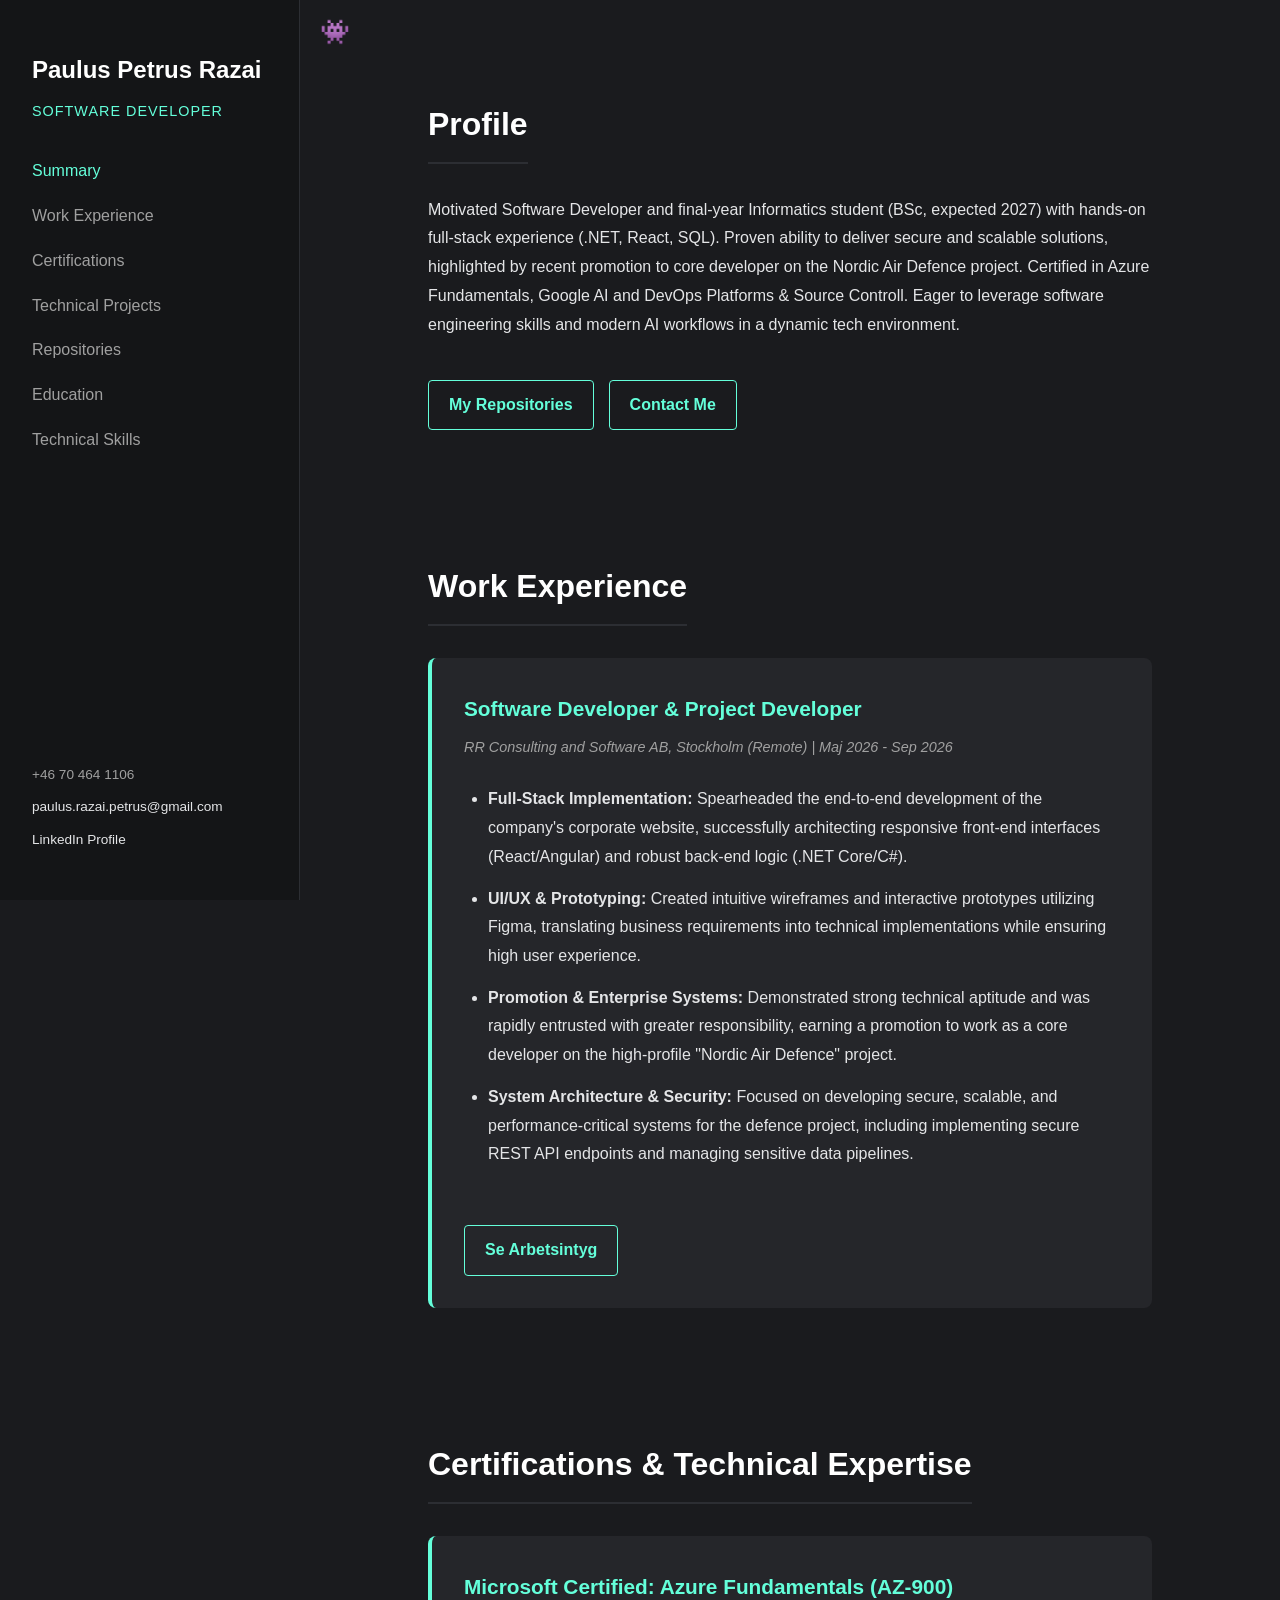
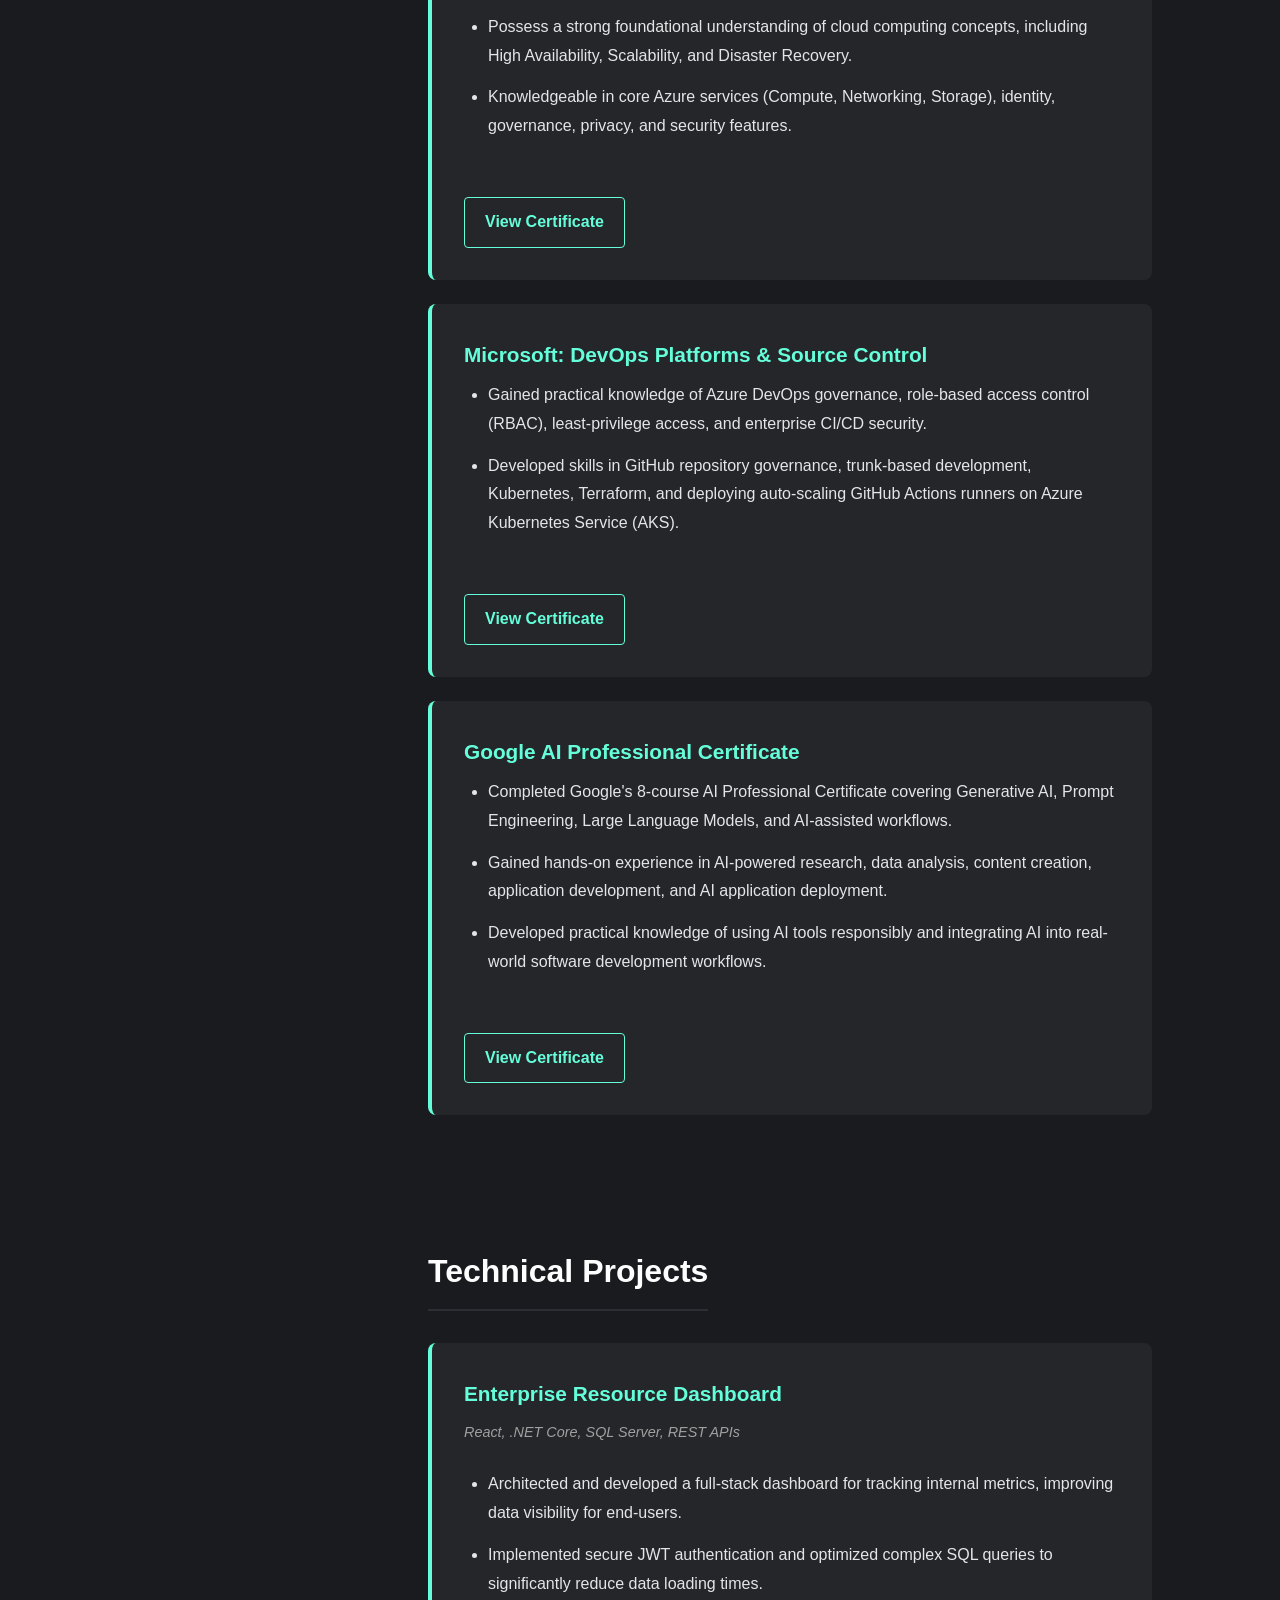
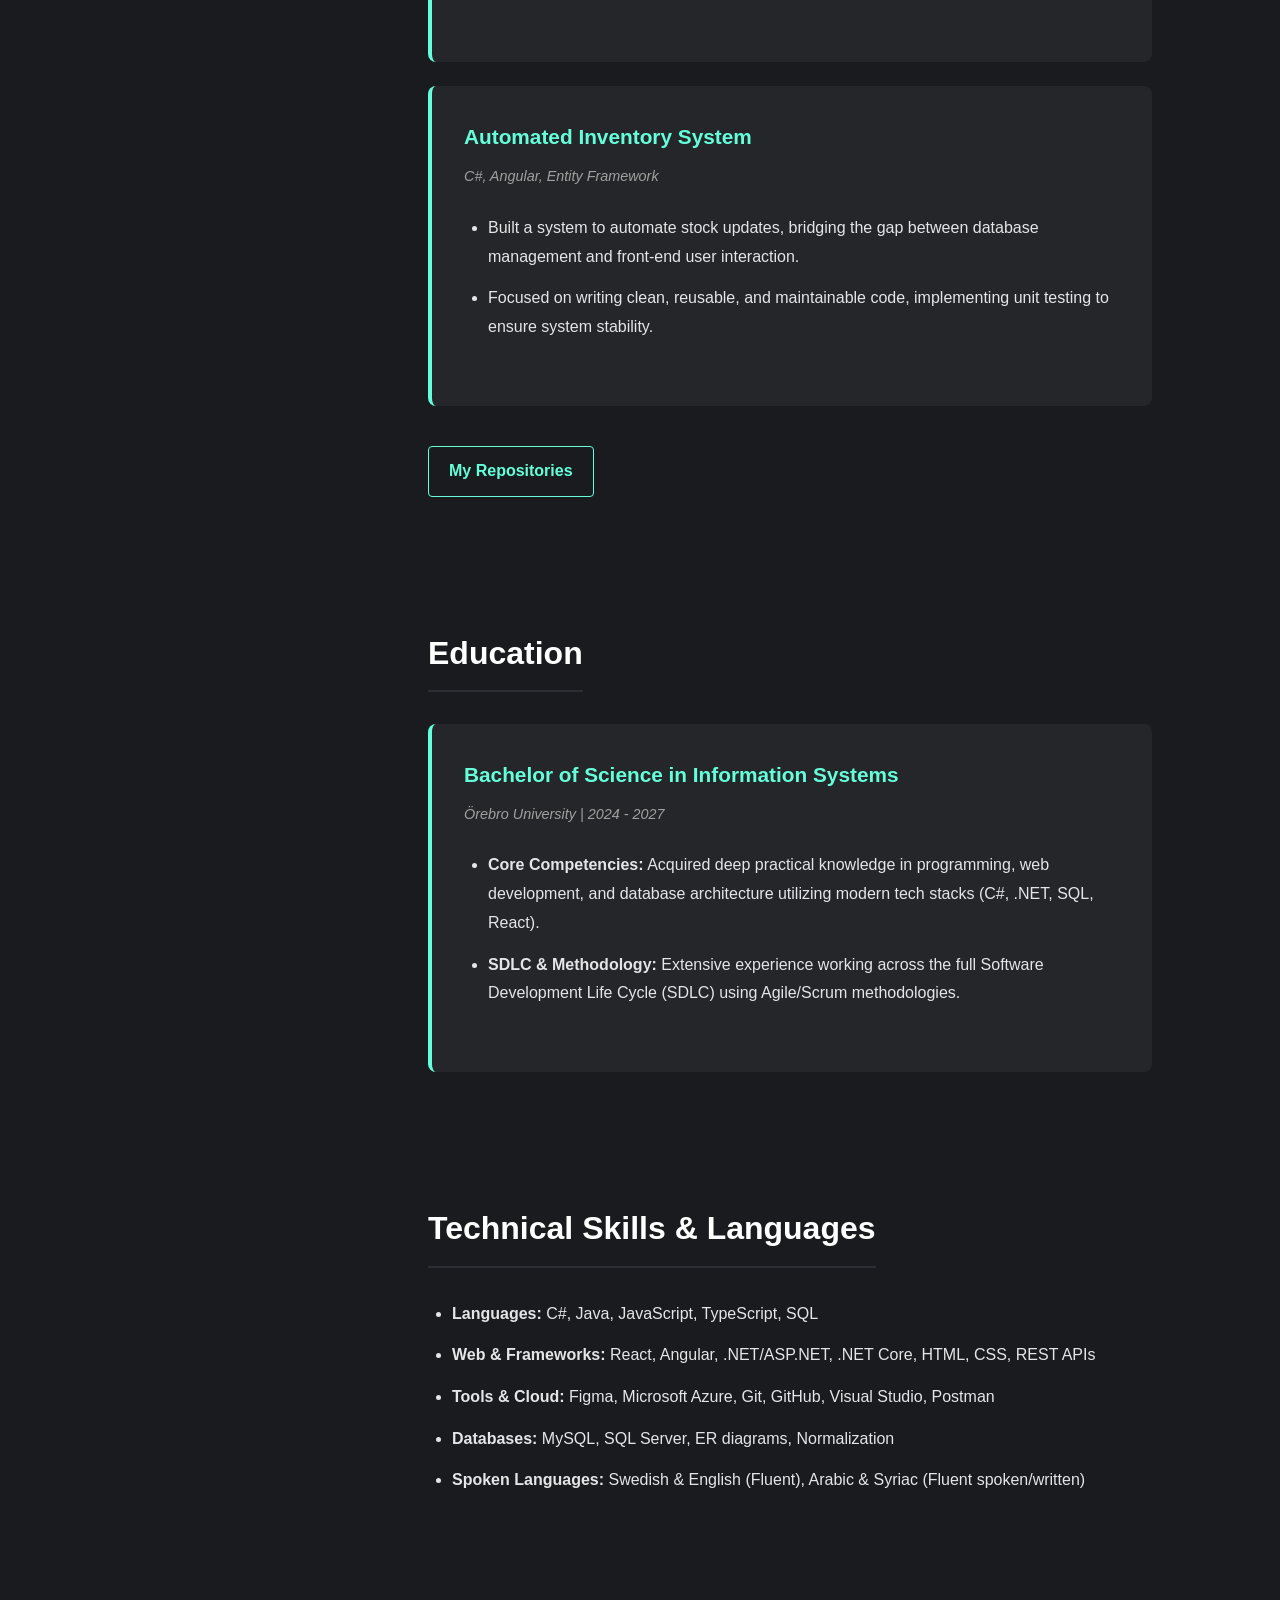
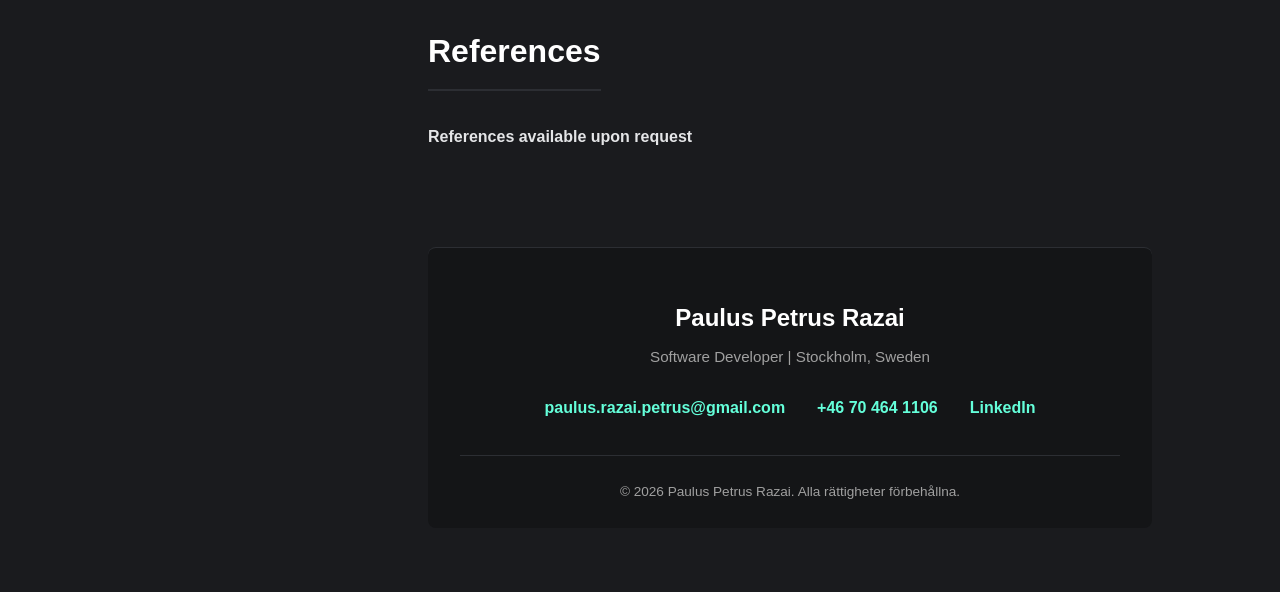
<file: index.html>
<!doctype html>
<html lang="en">
  <head>
    <meta charset="UTF-8" />
    <meta name="viewport" content="width=device-width, initial-scale=1.0" />
    <title>Paulus Razai | Software Developer</title>
    <meta
      http-equiv="Content-Security-Policy"
      content="default-src 'self'; style-src 'self' 'unsafe-inline'; img-src 'self' data: https:; media-src 'self'; script-src 'self' 'unsafe-inline';"
    />
    <link rel="stylesheet" href="style.css" />
  </head>
  <body>
    <!-- Den springande gubben -->
    <div id="scroll-runner" class="runner">👾</div>

    <!-- Sidmeny -->
    <nav>
      <h1>Paulus Petrus Razai</h1>
      <p class="title">Software Developer</p>

      <ul>
        <li><a href="#summary">Summary</a></li>
        <li><a href="#experience">Work Experience</a></li>
        <li><a href="#certifications">Certifications</a></li>
        <li><a href="#projects">Technical Projects</a></li>
        <li><a href="projects.html">Repositories</a></li>
        <li><a href="#education">Education</a></li>
        <li><a href="#skills">Technical Skills</a></li>
      </ul>

      <div class="contact-info">
        <p>+46 70 464 1106</p>
        <a href="mailto:paulus.razai.petrus@gmail.com"
          >paulus.razai.petrus@gmail.com</a
        >
        <a href="https://www.linkedin.com/in/paulusrazai" target="_blank"
          >LinkedIn Profile</a
        >
      </div>
    </nav>

    <!-- CV Innehåll -->
    <main>
      <section id="summary">
        <h2>Profile</h2>
        <p>
          Motivated Software Developer and final-year Informatics student (BSc,
          expected 2027) with hands-on full-stack experience (.NET, React, SQL).
          Proven ability to deliver secure and scalable solutions, highlighted
          by recent promotion to core developer on the Nordic Air Defence
          project. Certified in Azure Fundamentals, Google AI and DevOps
          Platforms & Source Controll. Eager to leverage software engineering
          skills and modern AI workflows in a dynamic tech environment.
        </p>

        <div
          style="display: flex; gap: 15px; margin-top: 1rem; flex-wrap: wrap"
        >
          <a href="projects.html" class="btn">My Repositories</a>
          <a href="#contact-footer" class="btn">Contact Me</a>
        </div>
      </section>

      <section id="experience">
        <h2>Work Experience</h2>

        <div class="job">
          <h3>Software Developer & Project Developer</h3>
          <p class="job-meta">
            RR Consulting and Software AB, Stockholm (Remote) | Maj 2026 - Sep
            2026
          </p>
          <ul class="resume-list">
            <li>
              <strong>Full-Stack Implementation:</strong> Spearheaded the
              end-to-end development of the company's corporate website,
              successfully architecting responsive front-end interfaces
              (React/Angular) and robust back-end logic (.NET Core/C#).
            </li>
            <li>
              <strong>UI/UX & Prototyping:</strong> Created intuitive wireframes
              and interactive prototypes utilizing Figma, translating business
              requirements into technical implementations while ensuring high
              user experience.
            </li>
            <li>
              <strong>Promotion & Enterprise Systems:</strong> Demonstrated
              strong technical aptitude and was rapidly entrusted with greater
              responsibility, earning a promotion to work as a core developer on
              the high-profile "Nordic Air Defence" project.
            </li>
            <li>
              <strong>System Architecture & Security:</strong> Focused on
              developing secure, scalable, and performance-critical systems for
              the defence project, including implementing secure REST API
              endpoints and managing sensitive data pipelines.
            </li>
          </ul>
          <a href="assets/Arbetsintyg - Paulus.pdf" class="btn" target="_blank"
            >Se Arbetsintyg</a
          >
        </div>
      </section>

      <section id="certifications">
        <h2>Certifications & Technical Expertise</h2>

        <div class="cert-card">
          <h3>Microsoft Certified: Azure Fundamentals (AZ-900)</h3>

          <ul class="resume-list">
            <li>
              Possess a strong foundational understanding of cloud computing
              concepts, including High Availability, Scalability, and Disaster
              Recovery.
            </li>

            <li>
              Knowledgeable in core Azure services (Compute, Networking,
              Storage), identity, governance, privacy, and security features.
            </li>
          </ul>

          <a
            href="https://learn.microsoft.com/api/credentials/share/sv-se/PaulusRazai-4351/CFF54F67EDD32709?sharingId=A875569733AAE2DD"
            class="btn"
            target="_blank"
            rel="noopener noreferrer"
          >
            View Certificate
          </a>
        </div>

        <div class="cert-card">
          <h3>Microsoft: DevOps Platforms & Source Control</h3>

          <ul class="resume-list">
            <li>
              Gained practical knowledge of Azure DevOps governance, role-based
              access control (RBAC), least-privilege access, and enterprise
              CI/CD security.
            </li>

            <li>
              Developed skills in GitHub repository governance, trunk-based
              development, Kubernetes, Terraform, and deploying auto-scaling
              GitHub Actions runners on Azure Kubernetes Service (AKS).
            </li>
          </ul>

          <a
            href="https://www.coursera.org/account/accomplishments/verify/EJKFS4X0MLLY"
            class="btn"
            target="_blank"
            rel="noopener noreferrer"
          >
            View Certificate
          </a>
        </div>

        <div class="cert-card">
          <h3>Google AI Professional Certificate</h3>

          <ul class="resume-list">
            <li>
              Completed Google's 8-course AI Professional Certificate covering
              Generative AI, Prompt Engineering, Large Language Models, and
              AI-assisted workflows.
            </li>

            <li>
              Gained hands-on experience in AI-powered research, data analysis,
              content creation, application development, and AI application
              deployment.
            </li>

            <li>
              Developed practical knowledge of using AI tools responsibly and
              integrating AI into real-world software development workflows.
            </li>
          </ul>

          <a
            href="https://coursera.org/share/6c5fda685985449361cc819a6520fa37"
            class="btn"
            target="_blank"
            rel="noopener noreferrer"
          >
            View Certificate
          </a>
        </div>
      </section>

      <section id="projects">
        <h2>Technical Projects</h2>

        <div class="job">
          <h3>Enterprise Resource Dashboard</h3>
          <p class="job-meta">React, .NET Core, SQL Server, REST APIs</p>
          <ul class="resume-list">
            <li>
              Architected and developed a full-stack dashboard for tracking
              internal metrics, improving data visibility for end-users.
            </li>
            <li>
              Implemented secure JWT authentication and optimized complex SQL
              queries to significantly reduce data loading times.
            </li>
          </ul>
        </div>

        <div class="job">
          <h3>Automated Inventory System</h3>
          <p class="job-meta">C#, Angular, Entity Framework</p>
          <ul class="resume-list">
            <li>
              Built a system to automate stock updates, bridging the gap between
              database management and front-end user interaction.
            </li>
            <li>
              Focused on writing clean, reusable, and maintainable code,
              implementing unit testing to ensure system stability.
            </li>
          </ul>
        </div>
        <a href="projects.html" class="btn" style="margin-top: 1rem"
          >My Repositories</a
        >
      </section>

      <section id="education">
        <h2>Education</h2>

        <div class="job">
          <h3>Bachelor of Science in Information Systems</h3>
          <p class="job-meta">Örebro University | 2024 - 2027</p>
          <ul class="resume-list">
            <li>
              <strong>Core Competencies:</strong> Acquired deep practical
              knowledge in programming, web development, and database
              architecture utilizing modern tech stacks (C#, .NET, SQL, React).
            </li>
            <li>
              <strong>SDLC & Methodology:</strong> Extensive experience working
              across the full Software Development Life Cycle (SDLC) using
              Agile/Scrum methodologies.
            </li>
          </ul>
        </div>
      </section>

      <section id="skills">
        <h2>Technical Skills & Languages</h2>
        <ul class="resume-list">
          <li>
            <strong>Languages:</strong> C#, Java, JavaScript, TypeScript, SQL
          </li>
          <li>
            <strong>Web & Frameworks:</strong> React, Angular, .NET/ASP.NET,
            .NET Core, HTML, CSS, REST APIs
          </li>
          <li>
            <strong>Tools & Cloud:</strong> Figma, Microsoft Azure, Git, GitHub,
            Visual Studio, Postman
          </li>
          <li>
            <strong>Databases:</strong> MySQL, SQL Server, ER diagrams,
            Normalization
          </li>
          <li>
            <strong>Spoken Languages:</strong> Swedish & English (Fluent),
            Arabic & Syriac (Fluent spoken/written)
          </li>
        </ul>
      </section>

      <section id="references">
        <h2>References</h2>
        <p>
          <strong>References available upon request</strong>
        </p>
      </section>

      <!-- Längst ner i main-taggen -->
      <footer id="contact-footer">
        <div class="footer-content">
          <h3>Paulus Petrus Razai</h3>
          <p>Software Developer | Stockholm, Sweden</p>
          <div class="footer-links">
            <a href="mailto:paulus.razai.petrus@gmail.com"
              >paulus.razai.petrus@gmail.com</a
            >
            <a href="tel:+46704641106">+46 70 464 1106</a>
            <a href="https://www.linkedin.com/in/paulusrazai" target="_blank"
              >LinkedIn</a
            >
          </div>
        </div>
        <div class="footer-bottom">
          <p>&copy; 2026 Paulus Petrus Razai. Alla rättigheter förbehållna.</p>
        </div>
      </footer>
    </main>
    <script src="script.js"></script>
  </body>
</html>
</file>
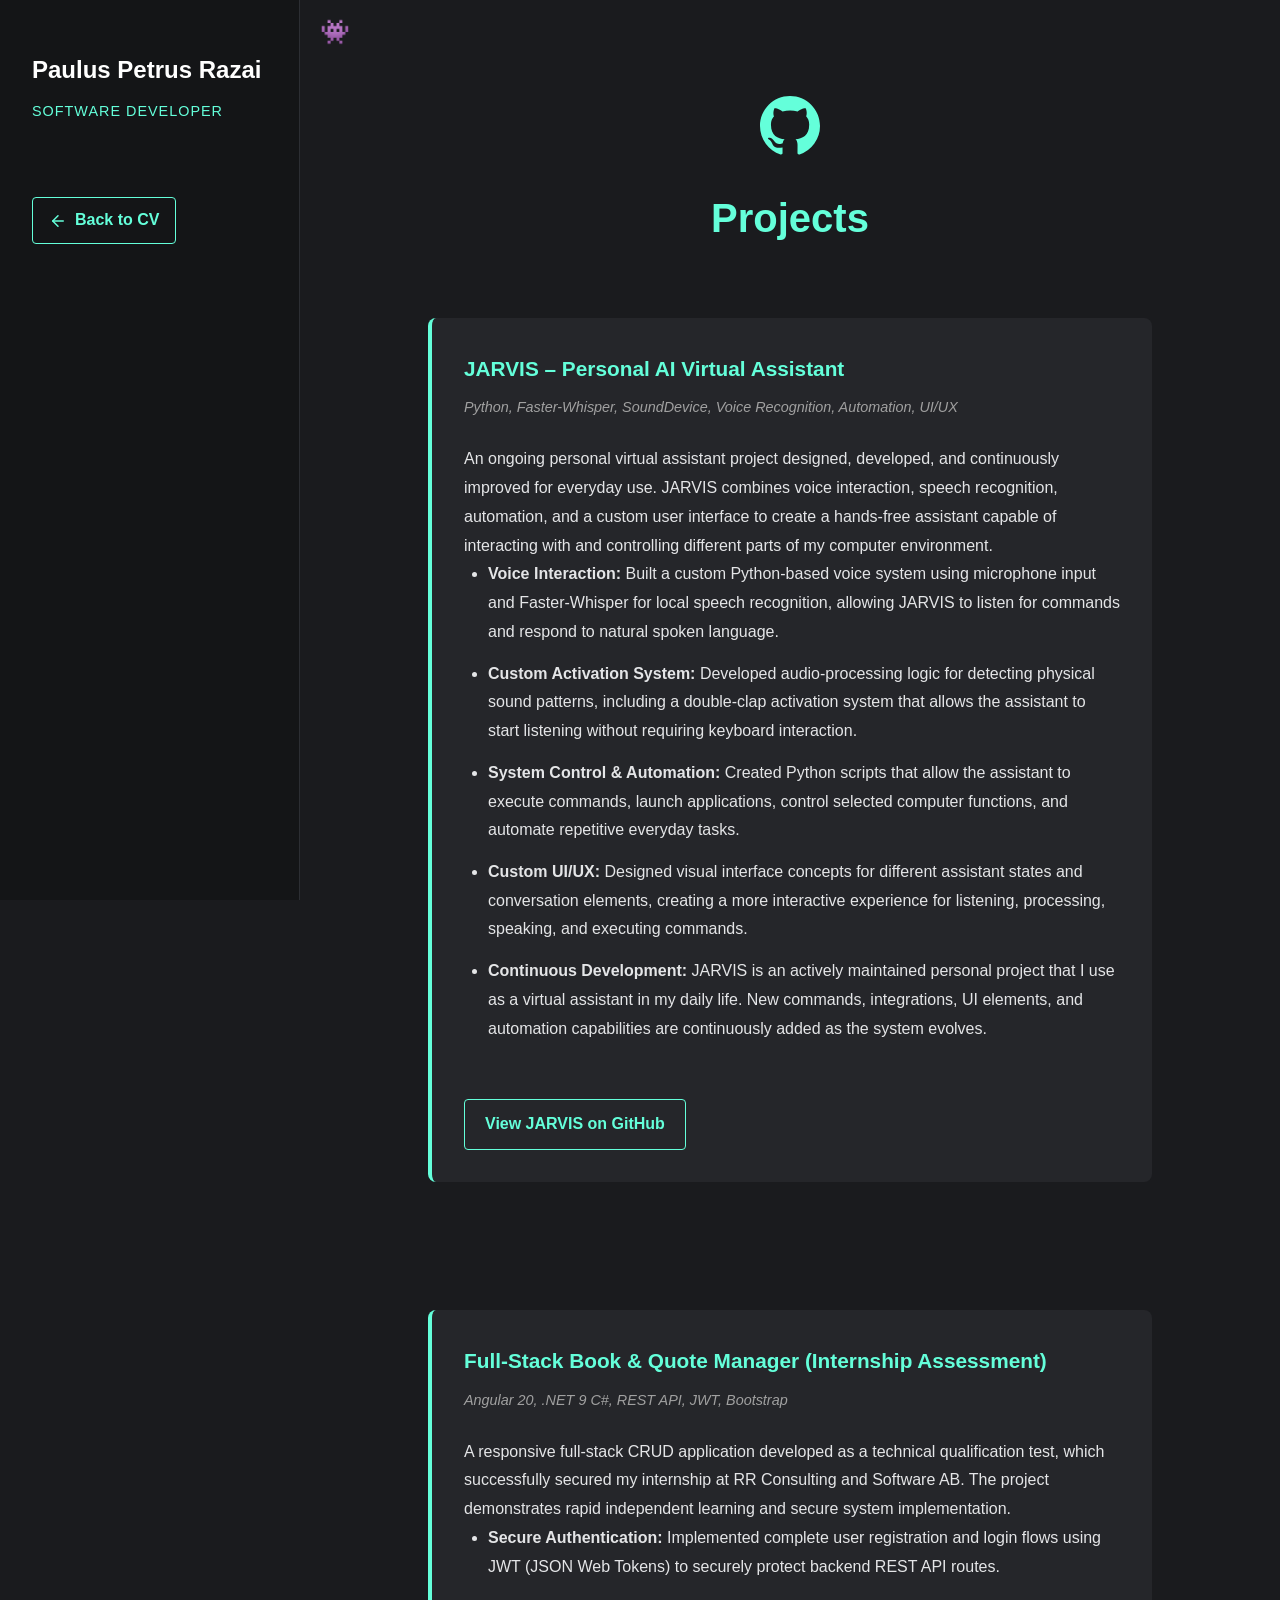
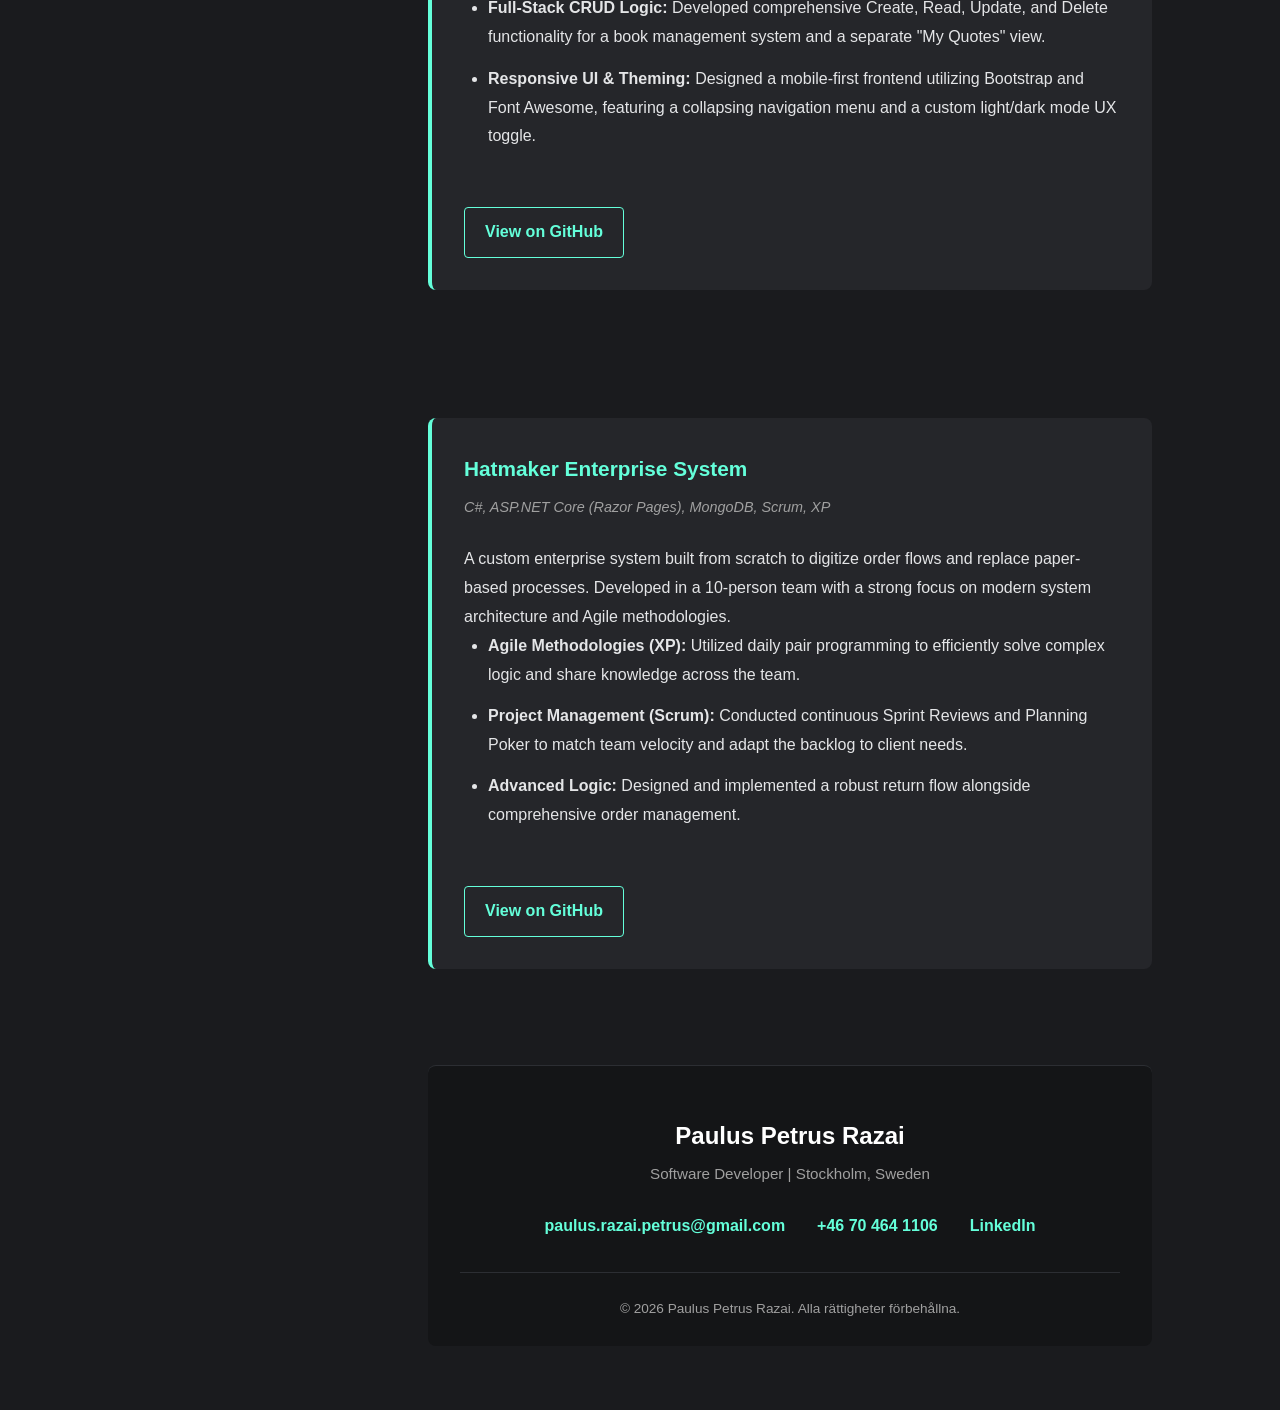
<file: projects.html>
<!doctype html>
<html lang="en">
  <head>
    <meta charset="UTF-8" />
    <meta name="viewport" content="width=device-width, initial-scale=1.0" />
    <title>My Projects | Paulus Razai</title>
    <meta
      http-equiv="Content-Security-Policy"
      content="default-src 'self'; style-src 'self' 'unsafe-inline'; img-src 'self' data: https:; media-src 'self'; script-src 'self' 'unsafe-inline';"
    />
    <link rel="stylesheet" href="style.css" />
  </head>
  <body>
    <!-- Den rörliga roboten -->
    <div id="scroll-runner" class="runner">👾</div>

    <!-- Sidmeny -->
    <nav>
      <h1>Paulus Petrus Razai</h1>
      <p class="title">Software Developer</p>

      <div style="margin-top: 1rem">
        <a
          href="index.html"
          class="btn"
          style="
            display: inline-flex;
            align-items: center;
            gap: 8px;
            padding: 0.5rem 1rem;
          "
        >
          <svg
            width="18"
            height="18"
            viewBox="0 0 24 24"
            fill="none"
            stroke="currentColor"
            stroke-width="2"
            stroke-linecap="round"
            stroke-linejoin="round"
          >
            <path d="M19 12H5"></path>
            <path d="M12 19l-7-7 7-7"></path>
          </svg>
          Back to CV
        </a>
      </div>
    </nav>

    <!-- Projekt Innehåll -->
    <main>
      <!-- Centrerad Header med GitHub-ikon -->
      <section style="text-align: center; margin-bottom: 2rem">
        <svg
          height="60"
          viewBox="0 0 16 16"
          width="60"
          fill="var(--accent)"
          style="margin-bottom: 1rem"
        >
          <path
            d="M8 0C3.58 0 0 3.58 0 8c0 3.54 2.29 6.53 5.47 7.59.4.07.55-.17.55-.38 0-.19-.01-.82-.01-1.49-2.01.37-2.53-.49-2.69-.94-.09-.23-.48-.94-.82-1.13-.28-.15-.68-.52-.01-.53.63-.01 1.08.58 1.23.82.72 1.21 1.87.87 2.33.66.07-.52.28-.87.51-1.07-1.78-.2-3.64-.89-3.64-3.95 0-.87.31-1.59.82-2.15-.08-.2-.36-1.02.08-2.12 0 0 .67-.21 2.2.82.64-.18 1.32-.27 2-.27.68 0 1.36.09 2 .27 1.53-1.04 2.2-.82 2.2-.82.44 1.1.16 1.92.08 2.12.51.56.82 1.27.82 2.15 0 3.07-1.87 3.75-3.65 3.95.29.25.54.73.54 1.48 0 1.07-.01 1.93-.01 2.2 0 .21.15.46.55.38A8.013 8.013 0 0016 8c0-4.42-3.58-8-8-8z"
          ></path>
        </svg>
        <h1 style="color: var(--accent); font-size: 2.5rem; border: none">
          Projects
        </h1>
      </section>

      <!-- JARVIS Virtual Assistant -->
      <section>
        <div class="job">
          <h3>JARVIS – Personal AI Virtual Assistant</h3>

          <p class="job-meta">
            Python, Faster-Whisper, SoundDevice, Voice Recognition, Automation,
            UI/UX
          </p>

          <p style="margin-top: 1rem">
            An ongoing personal virtual assistant project designed, developed,
            and continuously improved for everyday use. JARVIS combines voice
            interaction, speech recognition, automation, and a custom user
            interface to create a hands-free assistant capable of interacting
            with and controlling different parts of my computer environment.
          </p>

          <ul class="resume-list">
            <li>
              <strong>Voice Interaction:</strong>
              Built a custom Python-based voice system using microphone input
              and Faster-Whisper for local speech recognition, allowing JARVIS
              to listen for commands and respond to natural spoken language.
            </li>

            <li>
              <strong>Custom Activation System:</strong>
              Developed audio-processing logic for detecting physical sound
              patterns, including a double-clap activation system that allows
              the assistant to start listening without requiring keyboard
              interaction.
            </li>

            <li>
              <strong>System Control & Automation:</strong>
              Created Python scripts that allow the assistant to execute
              commands, launch applications, control selected computer
              functions, and automate repetitive everyday tasks.
            </li>

            <li>
              <strong>Custom UI/UX:</strong>
              Designed visual interface concepts for different assistant states
              and conversation elements, creating a more interactive experience
              for listening, processing, speaking, and executing commands.
            </li>

            <li>
              <strong>Continuous Development:</strong>
              JARVIS is an actively maintained personal project that I use as a
              virtual assistant in my daily life. New commands, integrations, UI
              elements, and automation capabilities are continuously added as
              the system evolves.
            </li>
          </ul>

          <a
            href="https://github.com/open-jarvis/OpenJarvis"
            class="btn"
            target="_blank"
            rel="noopener noreferrer"
            >View JARVIS on GitHub</a
          >
        </div>
      </section>

      <!-- RR Consulting Assessment Project -->
      <section>
        <div class="job">
          <h3>Full-Stack Book & Quote Manager (Internship Assessment)</h3>
          <p class="job-meta">
            Angular 20, .NET 9 C#, REST API, JWT, Bootstrap
          </p>

          <p style="margin-top: 1rem">
            A responsive full-stack CRUD application developed as a technical
            qualification test, which successfully secured my internship at RR
            Consulting and Software AB. The project demonstrates rapid
            independent learning and secure system implementation.
          </p>

          <ul class="resume-list">
            <li>
              <strong>Secure Authentication:</strong> Implemented complete user
              registration and login flows using JWT (JSON Web Tokens) to
              securely protect backend REST API routes.
            </li>
            <li>
              <strong>Full-Stack CRUD Logic:</strong> Developed comprehensive
              Create, Read, Update, and Delete functionality for a book
              management system and a separate "My Quotes" view.
            </li>
            <li>
              <strong>Responsive UI & Theming:</strong> Designed a mobile-first
              frontend utilizing Bootstrap and Font Awesome, featuring a
              collapsing navigation menu and a custom light/dark mode UX toggle.
            </li>
          </ul>

          <a
            href="https://github.com/P-P-R/Internship-Book-App"
            class="btn"
            target="_blank"
            >View on GitHub</a
          >
        </div>
      </section>

      <!-- Hatmaker Enterprise System -->
      <section>
        <div class="job">
          <h3>Hatmaker Enterprise System</h3>
          <p class="job-meta">
            C#, ASP.NET Core (Razor Pages), MongoDB, Scrum, XP
          </p>

          <p style="margin-top: 1rem">
            A custom enterprise system built from scratch to digitize order
            flows and replace paper-based processes. Developed in a 10-person
            team with a strong focus on modern system architecture and Agile
            methodologies.
          </p>

          <ul class="resume-list">
            <li>
              <strong>Agile Methodologies (XP):</strong> Utilized daily pair
              programming to efficiently solve complex logic and share knowledge
              across the team.
            </li>
            <li>
              <strong>Project Management (Scrum):</strong> Conducted continuous
              Sprint Reviews and Planning Poker to match team velocity and adapt
              the backlog to client needs.
            </li>
            <li>
              <strong>Advanced Logic:</strong> Designed and implemented a robust
              return flow alongside comprehensive order management.
            </li>
          </ul>

          <a
            href="https://github.com/ragerollr/HattmakarProjekt"
            class="btn"
            target="_blank"
            >View on GitHub</a
          >
        </div>
      </section>

      <!-- Kopiera och klistra in <section>-blocket ovan för att lägga till fler projekt! -->

      <footer>
        <div class="footer-content">
          <h3>Paulus Petrus Razai</h3>
          <p>Software Developer | Stockholm, Sweden</p>
          <div class="footer-links">
            <a href="mailto:paulus.razai.petrus@gmail.com"
              >paulus.razai.petrus@gmail.com</a
            >
            <a href="tel:+46704641106">+46 70 464 1106</a>
            <a href="https://www.linkedin.com/in/paulusrazai" target="_blank"
              >LinkedIn</a
            >
          </div>
        </div>
        <div class="footer-bottom">
          <p>&copy; 2026 Paulus Petrus Razai. Alla rättigheter förbehållna.</p>
        </div>
      </footer>
    </main>

    <script src="script.js"></script>
  </body>
</html>
</file>
<file: style.css>
/* Grundinställningar för en luftig och modern känsla */
:root {
  --bg-color: #1a1b1e;
  --sidebar-bg: #141517;
  --text-main: #e4e5e7;
  --text-muted: #a0a0a0;
  --accent: #64ffda;
  --accent-hover: #4cdbba;
}

* {
  box-sizing: border-box;
  margin: 0;
  padding: 0;
}

html {
  scroll-behavior: smooth;
}

body {
  font-family: "Segoe UI", Tahoma, Geneva, Verdana, sans-serif;
  background-color: var(--bg-color);
  color: var(--text-main);
  line-height: 1.8;
  display: flex;
}

/* Sidmenyn (Fixed) */
nav {
  width: 300px;
  background-color: var(--sidebar-bg);
  height: 100vh;
  position: fixed;
  padding: 3rem 2rem;
  display: flex;
  flex-direction: column;
  border-right: 1px solid #2c2e33;
}

nav h1 {
  font-size: 1.5rem;
  margin-bottom: 0.5rem;
  color: #ffffff;
}

nav p.title {
  color: var(--accent);
  font-size: 0.9rem;
  margin-bottom: 2rem;
  text-transform: uppercase;
  letter-spacing: 1px;
}

nav ul {
  list-style: none;
  display: flex;
  flex-direction: column;
  gap: 1rem;
}

nav ul li a {
  color: var(--text-muted);
  text-decoration: none;
  font-size: 1rem;
  transition: color 0.3s ease;
}

nav ul li a:hover {
  color: var(--accent);
}

/* --- Lyser upp länken för den aktiva sektionen --- */
nav ul li a:hover,
nav ul li a.active {
  color: var(--accent); /* Din turkosa färg */
  transition: color 0.3s ease;
}

.contact-info {
  margin-top: auto;
  font-size: 0.85rem;
  color: var(--text-muted);
}

.contact-info a {
  color: var(--text-main);
  text-decoration: none;
  display: block;
  margin-top: 0.5rem;
}

/* Huvudinnehållet */
main {
  margin-left: 300px;
  padding: 4rem 10%;
  max-width: 1200px;
}

section {
  margin-bottom: 6rem;
  padding-top: 2rem;
}

h2 {
  font-size: 2rem;
  margin-bottom: 2rem;
  color: #ffffff;
  border-bottom: 2px solid #2c2e33;
  padding-bottom: 0.5rem;
  display: inline-block;
}

h3 {
  font-size: 1.3rem;
  color: var(--accent);
  margin-bottom: 0.5rem;
}

.job-meta {
  color: var(--text-muted);
  font-size: 0.9rem;
  margin-bottom: 1.5rem;
  font-style: italic;
}

ul.resume-list {
  list-style-type: disc;
  padding-left: 1.5rem;
  margin-bottom: 2rem;
}

ul.resume-list li {
  margin-bottom: 0.8rem;
}

/* Certifikat-knappar */
.cert-card {
  background-color: #25262a;
  padding: 2rem;
  border-radius: 8px;
  border-left: 4px solid var(--accent);
  margin-bottom: 1.5rem;
}

.btn {
  display: inline-block;
  margin-top: 1.5rem;
  padding: 10px 20px;
  background-color: transparent;
  color: var(--accent);
  border: 1px solid var(--accent);
  border-radius: 4px;
  text-decoration: none;
  font-weight: bold;
  transition: all 0.3s ease;
}

.btn:hover {
  background-color: var(--accent);
  color: var(--bg-color);
}

/* Mobilanpassning */
/* Mobilanpassning */
@media (max-width: 900px) {
  body {
    flex-direction: column;
  }
  nav {
    width: 100%;
    height: auto;
    position: sticky; /* Gör att menyn låses fast i toppen */
    top: 0;
    z-index: 1000;
    padding: 1rem 5%;
    border-right: none;
    border-bottom: 1px solid #2c2e33;
    background-color: var(
      --sidebar-bg
    ); /* Svart bakgrund så texten inte krockar */
    display: flex;
    flex-direction: column;
  }
  nav h1 {
    font-size: 1.2rem;
    margin-bottom: 0;
  }
  nav p.title,
  .contact-info {
    display: none; /* Döljs i menyn på mobilen för att spara skärmhöjd */
  }
  nav ul {
    flex-direction: row;
    overflow-x: auto; /* Låter menylänkarna skrollas i sidled */
    white-space: nowrap;
    gap: 1.5rem;
    padding-top: 0.8rem;
    padding-bottom: 0.2rem;
  }
  /* Gömmer den fula skroll-listen men behåller funktionen */
  nav ul::-webkit-scrollbar {
    display: none;
  }
  main {
    margin-left: 0;
    padding: 2rem 5%;
  }
}

/* --- Sväveffekt på jobberfarenheter och certifikat --- */
/* Uppdatera den befintliga .cert-card så här, och lägg till .job bredvid */
.cert-card,
.job {
  background-color: #25262a;
  padding: 2rem;
  border-radius: 8px;
  border-left: 4px solid var(--accent);
  margin-bottom: 1.5rem;
  transition:
    transform 0.3s ease,
    box-shadow 0.3s ease;
}

.job:hover,
.cert-card:hover {
  transform: translateY(-6px);
  box-shadow: 0 12px 24px rgba(0, 0, 0, 0.4);
}

/* --- Mjuka inladdningsanimationer för hela sidan --- */
@keyframes fadeSlideUp {
  from {
    opacity: 0;
    transform: translateY(30px);
  }
  to {
    opacity: 1;
    transform: translateY(0);
  }
}

section {
  animation: fadeSlideUp 0.8s ease-out forwards;
  opacity: 0; /* Håller sektionen osynlig tills animationen startar */
}

/* Fördröjer varje sektion lite grann för en kaskad-effekt */
section:nth-of-type(1) {
  animation-delay: 0.1s;
}
section:nth-of-type(2) {
  animation-delay: 0.3s;
}
section:nth-of-type(3) {
  animation-delay: 0.5s;
}
section:nth-of-type(4) {
  animation-delay: 0.7s;
}
section:nth-of-type(5) {
  animation-delay: 0.9s;
}
section:nth-of-type(6) {
  animation-delay: 1.1s;
}

/* --- Sidfot (Footer) --- */
footer {
  background-color: var(--sidebar-bg);
  padding: 3rem 2rem 1.5rem;
  margin-top: 4rem; /* Skapar luft mellan referenserna och sidfoten */
  border-top: 1px solid #2c2e33;
  border-radius: 8px;
  text-align: center;
  animation: fadeSlideUp 1.3s ease-out forwards;
  opacity: 0;
}

.footer-content h3 {
  font-size: 1.5rem;
  color: #ffffff;
  margin-bottom: 0.2rem;
  border-bottom: none;
}

.footer-content p {
  color: var(--text-muted);
  margin-bottom: 1.5rem;
  font-size: 0.95rem;
}

.footer-links {
  display: flex;
  justify-content: center;
  gap: 2rem;
  margin-bottom: 2rem;
  flex-wrap: wrap; /* Gör att länkarna hamnar på nya rader om skärmen är väldigt smal */
}

.footer-links a {
  color: var(--accent);
  text-decoration: none;
  font-weight: bold;
  transition: color 0.3s ease;
}

.footer-links a:hover {
  color: var(--bg-color);
  background-color: var(--accent);
  padding: 0 5px;
  border-radius: 3px;
}

.footer-bottom {
  border-top: 1px solid #2c2e33;
  padding-top: 1.5rem;
  font-size: 0.85rem;
  color: var(--text-muted);
}

/* --- Den springande roboten --- */
#scroll-runner {
  position: fixed;
  top: 10px; /* Högst upp på datorskärmar */
  left: 0;
  font-size: 1.5rem;
  z-index: 10000;
  pointer-events: none;
  transition: transform 0.15s ease-out;
}

/* Anpassning enbart för mobilskärmar */
@media (max-width: 900px) {
  #scroll-runner {
    top: 160px; /* Flyttas ner under menyn på mobilen */
  }
}

/* Skapar en studsande löprörelse */
.runner {
  display: inline-block;
  animation: robotRun 0.4s infinite alternate ease-in-out;
}

@keyframes robotRun {
  0% {
    transform: translateY(0) scaleX(var(--dir, 1));
  }
  100% {
    transform: translateY(-4px) scaleX(var(--dir, 1));
  }
}

/* --- Sjuk övergångsanimation för roboten (Centrerad) --- */
.warp-speed {
  /* Tvingar roboten till mitten av skärmen */
  top: 50vh !important;
  left: 50vw !important;
  /* Skapar en mjuk flygtur in till mitten innan animationen tar över */
  transition:
    top 0.4s ease-out,
    left 0.4s ease-out !important;
  /* Kör själva snurren */
  animation: centerWarp 1.2s ease-in-out forwards !important;
}

@keyframes centerWarp {
  0% {
    transform: translate(-50%, -50%) scale(1) rotate(0deg);
  }
  50% {
    /* Växer till och spinner i mitten av skärmen */
    transform: translate(-50%, -50%) scale(4) rotate(720deg);
    opacity: 1;
  }
  100% {
    /* Zoomar in extremt nära och försvinner (som att den flyger in i kameran) */
    transform: translate(-50%, -50%) scale(15) rotate(1440deg);
    opacity: 0;
  }
}

/* --- Skrollbar meny för mindre skärmar --- */
@media (max-width: 900px) {
  nav ul {
    display: flex;
    flex-direction: row;
    overflow-x: auto;
    white-space: nowrap;
    padding-bottom: 10px;
    gap: 15px;
    /* Döljer rullningslisten för en renare look */
    scrollbar-width: none;
    -ms-overflow-style: none;
  }
  nav ul::-webkit-scrollbar {
    display: none;
  }
  nav li {
    margin-bottom: 0;
  }
}

/* --- Retro Pratbubbla för roboten --- */
#scroll-runner {
  pointer-events: auto !important; /* Gör roboten klickbar igen */
  cursor: pointer;
}

.speech-bubble {
  position: absolute;
  top: 130%;
  left: 50%;
  transform: translateX(-50%) scaleX(var(--dir, 1));
  background: #1a1b1e;
  color: var(--accent);
  padding: 6px 12px;
  border: 1px solid var(--accent);
  border-radius: 4px;
  font-family: "Courier New", Courier, monospace;
  font-size: 0.9rem;

  /* --- Nya regler som förhindrar att texten klipps --- */
  white-space: normal; /* Tillåter texten att hoppa ner en rad */
  max-width: 120px; /* Tvingar bubblan att hålla sig smal */
  text-align: center; /* Håller texten snyggt centrerad på flera rader */

  opacity: 0;
  visibility: hidden;
  transition: opacity 0.2s;
  box-shadow: 0 4px 6px rgba(0, 0, 0, 0.3);
}

.speech-bubble.show {
  opacity: 1;
  visibility: visible;
}
</file>
